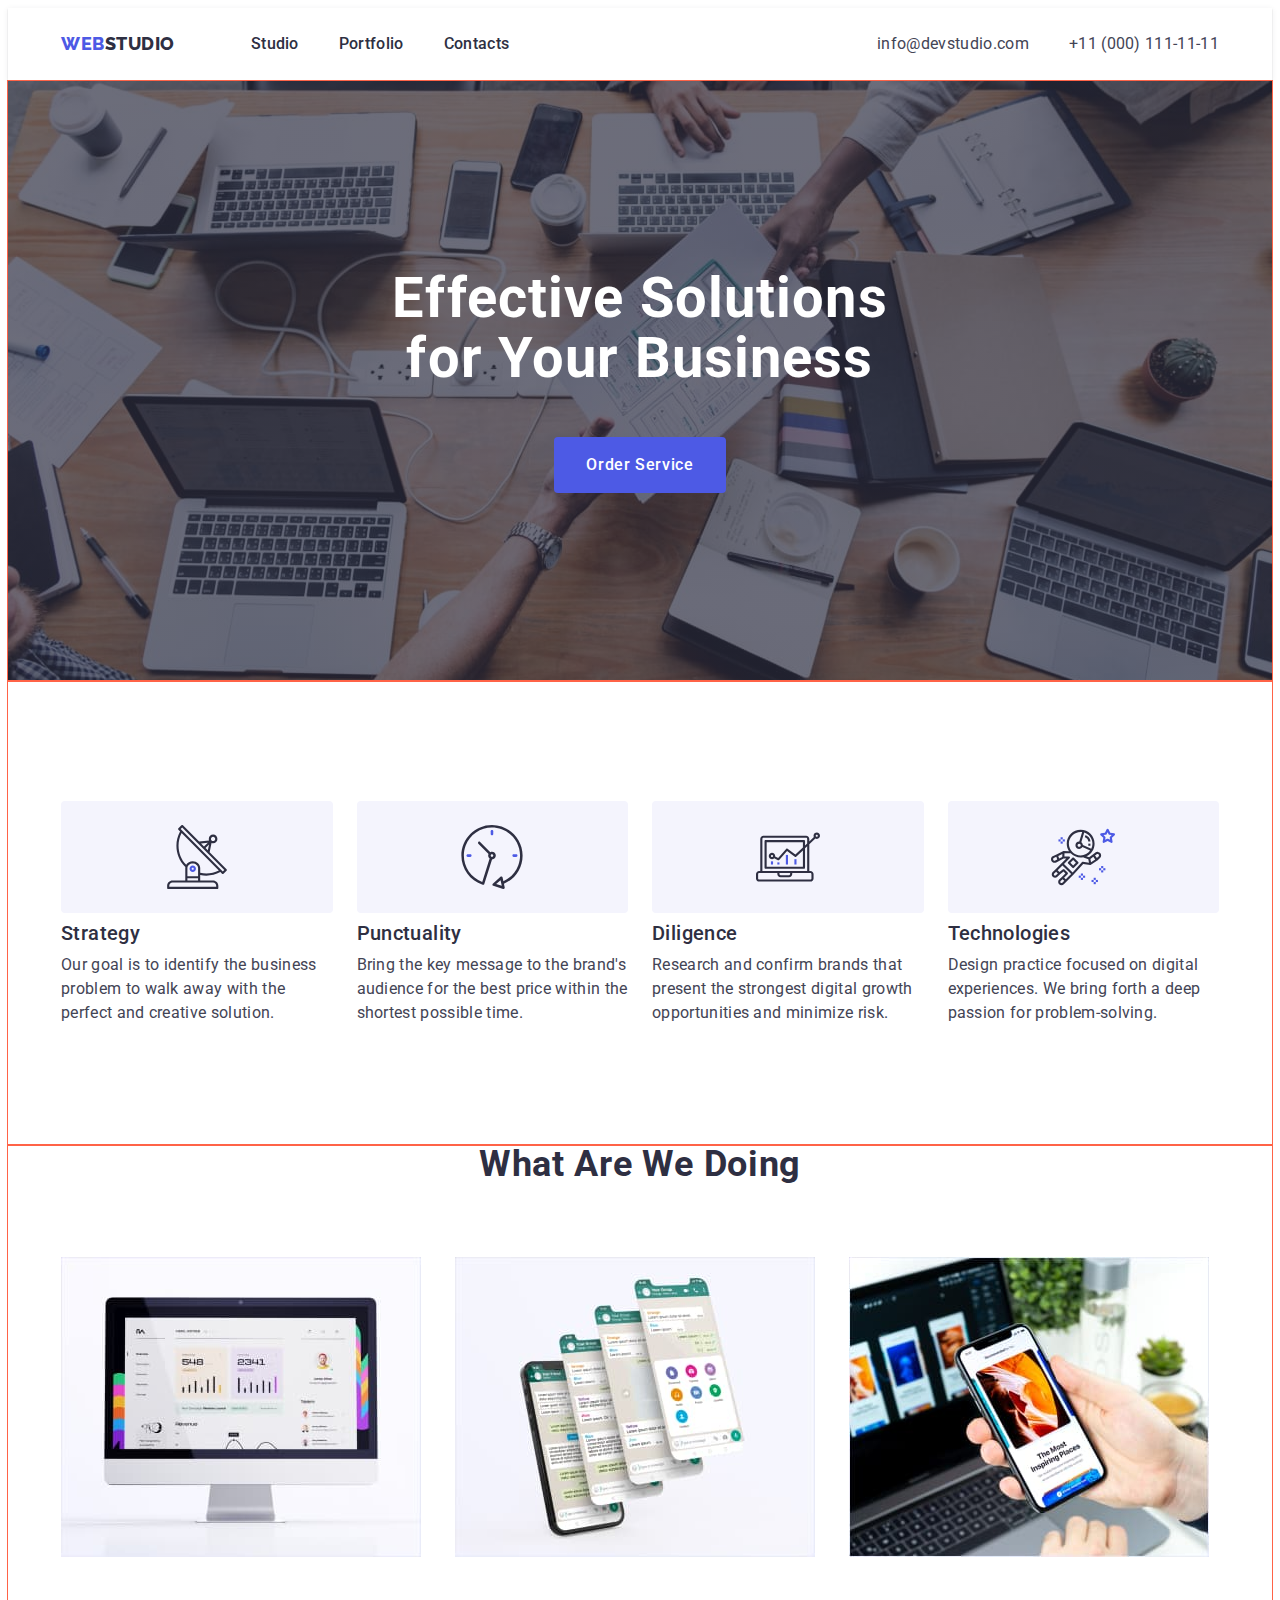
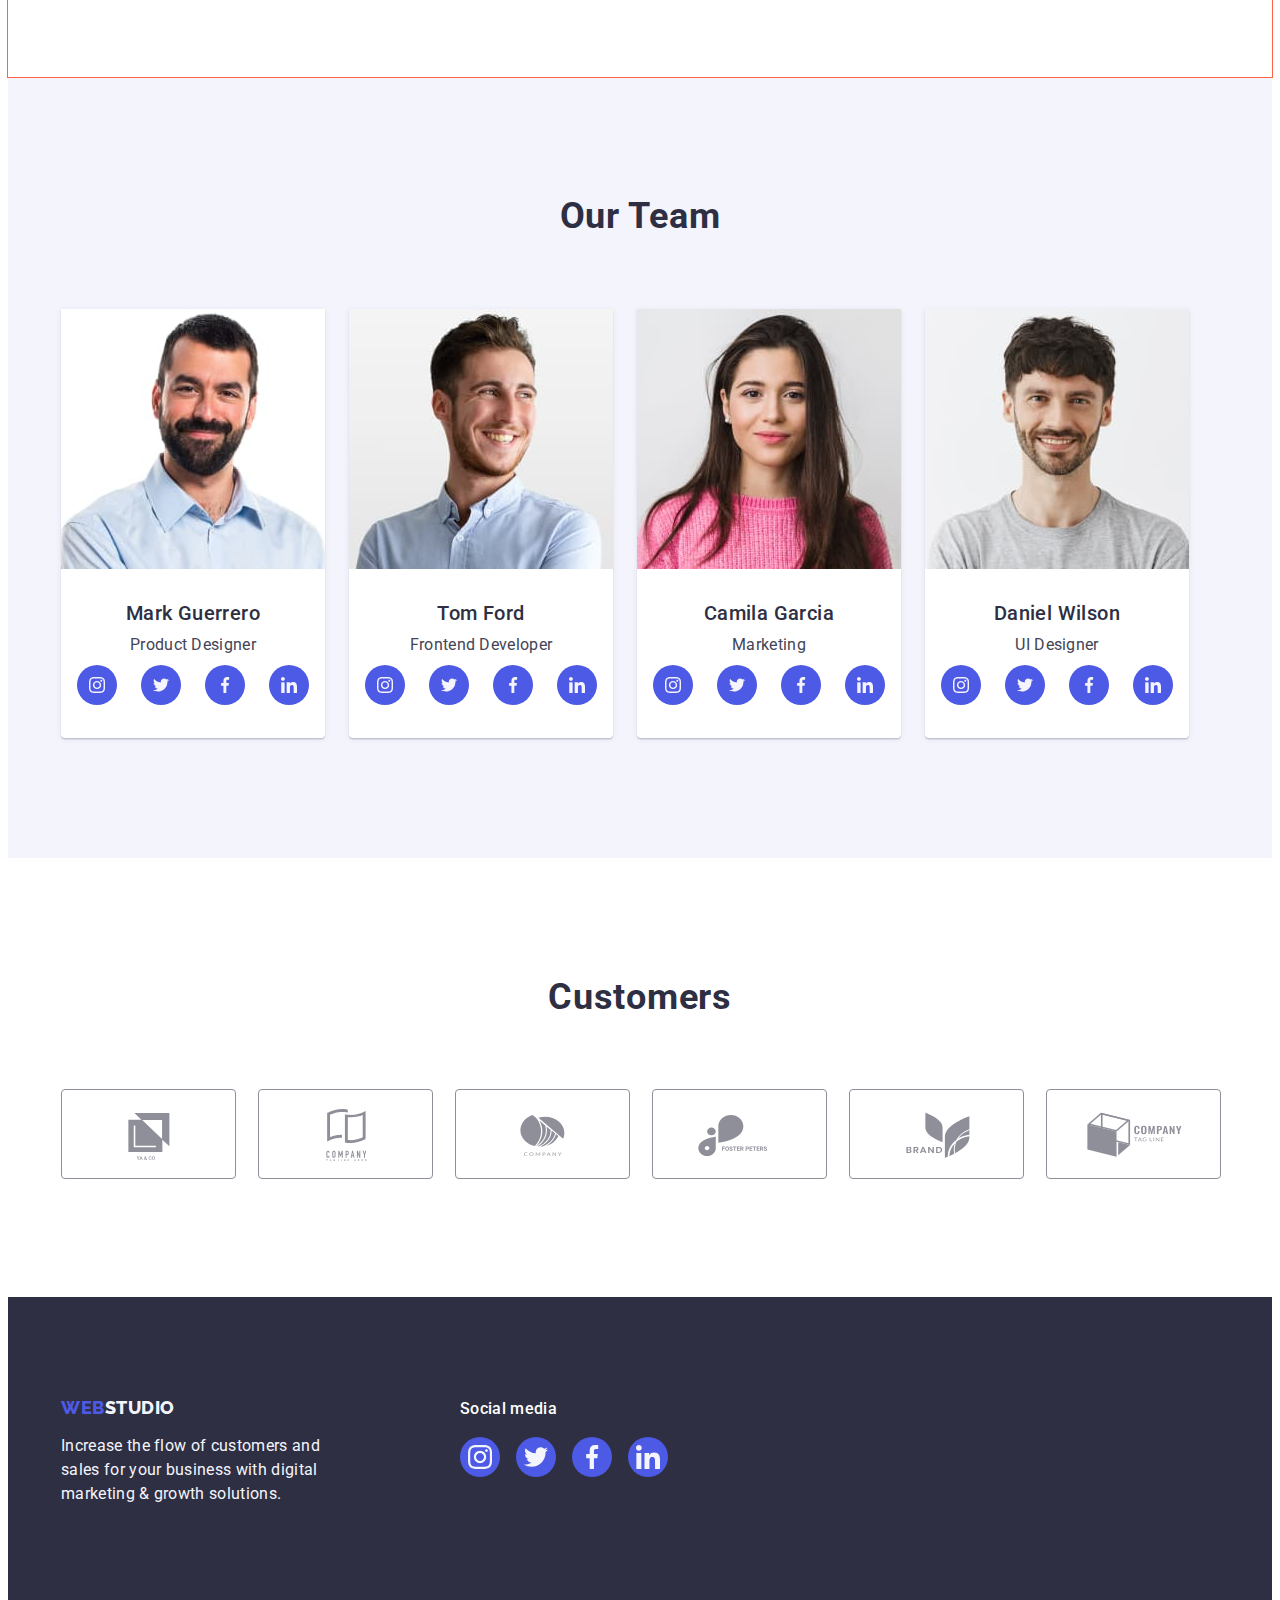
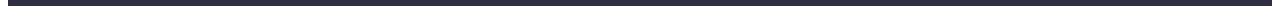
<file: index.html>
<!DOCTYPE html>
<html lang="en">
  <head>
    <meta charset="UTF-8" />
    <meta http-equiv="X-UA-Compatible" content="IE=edge" />
    <meta name="viewport" content="width=device-width, initial-scale=1.0" />
    <title>WebStudio</title>
    <link rel="preconnect" href="https://fonts.googleapis.com" />
    <link rel="preconnect" href="https://fonts.gstatic.com" crossorigin />
    <link
      href="https://fonts.googleapis.com/css2?family=Raleway:wght@800&family=Roboto:wght@400;500;700;900&display=swap"
      rel="stylesheet"
    />
    <link
      rel="stylesheet"
      href="https://cdnjs.cloudflare.com/ajax/libs/modern-normalize/1.1.0/modern-normalize.min.css"
      integrity="sha512-wpPYUAdjBVSE4KJnH1VR1HeZfpl1ub8YT/NKx4PuQ5NmX2tKuGu6U/JRp5y+Y8XG2tV+wKQpNHVUX03MfMFn9Q=="
      crossorigin="anonymous"
      referrerpolicy="no-referrer"
    />
    <link rel="stylesheet" href="./css/style.css" />
    <link rel="stylesheet" href="./portfolio.html" />
  </head>

  <body>
    <!--page header-->
    <header class="page-header">
      <!--navigation-->
      <div class="container page-header-container">
        <nav class="page-nav">
          <a class="logo-first logo link list" href="./index.html">
            WEB<span class="color">Studio</span>
          </a>
          <ul class="nav-header list">
            <li>
              <a class="link nav-name" href="./index.html">Studio</a>
            </li>

            <li>
              <a class="link nav-name" href="./portfolio.html">Portfolio</a>
            </li>

            <li>
              <a class="link nav-name" href="">Contacts</a>
            </li>
          </ul>
        </nav>
        <!--address-->
        <address class="adr">
          <ul class="adr-list list">
            <li>
              <a class="link header-nav-adr" href="mailto:info@devstudio.com"
                >info@devstudio.com</a
              >
            </li>
            <li>
              <a class="link header-nav-adr" href="tel:+110001111111"
                >+11 (000) 111-11-11</a
              >
            </li>
          </ul>
        </address>
      </div>
    </header>

    <!-- hero-->
    <main class="">
      <section class="hero">
        <div class="container hero-screen">
          <h1 class="hero-title">Effective Solutions for Your Business</h1>

          <button class="hero-btn-order" type="button">Order Service</button>
        </div>
      </section>

      <!--section1-->
      <section class="feature">
        <!-- feature -->
        <div class="container">
          <h2 class="hidden" hidden>feature</h2>

          <ul class="feature-list link list">
            <li class="feature-list-text">
              <div class="feature-list-svg">
                <svg width="64" height="64" aria-label="antenna icon">
                  <use href="./images/icons.svg#icon-antenna-1"></use>
                </svg>
              </div>
              <h3 class="feature-title">Strategy</h3>
              <p class="feature-description">
                Our goal is to identify the business problem to walk away with
                the perfect and creative solution.
              </p>
            </li>

            <li class="feature-list-text">
              <div class="feature-list-svg">
                <svg width="64" height="64" aria-label="clock icon">
                  <use href="./images/icons.svg#icon-clock-1"></use>
                </svg>
              </div>
              <h3 class="feature-title">Punctuality</h3>
              <p class="feature-description">
                Bring the key message to the brand's audience for the best price
                within the shortest possible time.
              </p>
            </li>

            <li class="feature-list-text">
              <div class="feature-list-svg">
                <svg width="64" height="64" aria-label="icon diagram">
                  <use href="./images/icons.svg#icon-diagram-1"></use>
                </svg>
              </div>
              <h3 class="feature-title">Diligence</h3>
              <p class="feature-description">
                Research and confirm brands that present the strongest digital
                growth opportunities and minimize risk.
              </p>
            </li>

            <li class="feature-list-text">
              <div class="feature-list-svg">
                <svg width="64" height="64" aria-label="icon astronaut">
                  <use href="./images/icons.svg#icon-astronaut-1"></use>
                </svg>
              </div>
              <h3 class="feature-title">Technologies</h3>
              <p class="feature-description">
                Design practice focused on digital experiences. We bring forth a
                deep passion for problem-solving.
              </p>
            </li>
          </ul>
        </div>
      </section>

      <!--section2-->
      <section class="presentation">
        <div class="container">
          <h2 class="presentation-title">What are we doing</h2>
          <ul class="presentation-list list">
            <li class="presentation-list-item">
              <img
                src="./images/goit-markup-hw-01/squoosh/what-are-we-doing/img1.jpg"
                alt="monitor"
                width="360"
                height="300"
              />
            </li>
            <li class="presentation-list-item">
              <img
                src="./images/goit-markup-hw-01/squoosh/what-are-we-doing/img2.jpg"
                alt="phone"
                width="360"
                height="300"
              />
            </li>
            <li class="presentation-list-item">
              <img
                src="./images/goit-markup-hw-01/squoosh/what-are-we-doing/img3.jpg"
                alt="phone in hand"
                width="360"
                height="300"
              />
            </li>
          </ul>
        </div>
      </section>

      <!--section3-->
      <section class="team">
        <div class="container">
          <h2 class="team-title">Our Team</h2>
          <ul class="team-list list">
            <li class="team-member-container">
              <img
                src="./images/goit-markup-hw-01/squoosh/our-team/img-3.jpg"
                alt="Product Designer"
                width="264"
                height="260"
              />
              <div class="name-team-text">
                <h3 class="name-member-team">Mark Guerrero</h3>
                <p class="profession-member-team">Product Designer</p>
                <ul class="social-link-icon link list">
                  <li class="social-icon-item">
                    <a href="" class="social-icon-link">
                      <svg
                        class="social-list-icon"
                        aria-label="icon instagram"
                        width="16"
                        height="16"
                      >
                        <use href="./images/icons.svg#icon-instagram-2"></use>
                      </svg>
                    </a>
                  </li>
                  <li class="social-icon-item">
                    <a href="" class="social-icon-link">
                      <svg
                        class="social-list-icon"
                        aria-label="icon instagram"
                        width="16"
                        height="16"
                      >
                        <use href="./images/icons.svg#icon-twitter-1"></use>
                      </svg>
                    </a>
                  </li>
                  <li class="social-icon-item">
                    <a href="" class="social-icon-link">
                      <svg
                        class="social-list-icon"
                        aria-label="icon instagram"
                        width="16"
                        height="16"
                      >
                        <use href="./images/icons.svg#icon-facebook-1"></use>
                      </svg>
                    </a>
                  </li>
                  <li class="social-icon-item">
                    <a href="" class="social-icon-link">
                      <svg
                        class="social-list-icon"
                        aria-label="icon instagram"
                        width="16"
                        height="16"
                      >
                        <use href="./images/icons.svg#icon-linkedin-1"></use>
                      </svg>
                    </a>
                  </li>
                </ul>
              </div>
            </li>

            <li class="team-member-container">
              <img
                src="./images/goit-markup-hw-01/squoosh/our-team/img-2.jpg"
                alt="Frontend Developer"
                width="264"
                height="260"
              />
              <div class="name-team-text">
                <h3 class="name-member-team">Tom Ford</h3>
                <p class="profession-member-team">Frontend Developer</p>
                <ul class="social-link-icon link list">
                  <li class="social-icon-item">
                    <a href="" class="social-icon-link">
                      <svg
                        class="social-list-icon"
                        aria-label="icon instagram"
                        width="16"
                        height="16"
                      >
                        <use href="./images/icons.svg#icon-instagram-2"></use>
                      </svg>
                    </a>
                  </li>
                  <li class="social-icon-item">
                    <a href="" class="social-icon-link">
                      <svg
                        class="social-list-icon"
                        aria-label="icon instagram"
                        width="16"
                        height="16"
                      >
                        <use href="./images/icons.svg#icon-twitter-1"></use>
                      </svg>
                    </a>
                  </li>
                  <li class="social-icon-item">
                    <a href="" class="social-icon-link">
                      <svg
                        class="social-list-icon"
                        aria-label="icon instagram"
                        width="16"
                        height="16"
                      >
                        <use href="./images/icons.svg#icon-facebook-1"></use>
                      </svg>
                    </a>
                  </li>
                  <li class="social-icon-item">
                    <a href="" class="social-icon-link">
                      <svg
                        class="social-list-icon"
                        aria-label="icon instagram"
                        width="16"
                        height="16"
                      >
                        <use href="./images/icons.svg#icon-linkedin-1"></use>
                      </svg>
                    </a>
                  </li>
                </ul>
              </div>
            </li>

            <li class="team-member-container">
              <img
                src="./images/goit-markup-hw-01/squoosh/our-team/img-1.jpg"
                alt="Marketing"
                width="264"
                height="260"
              />
              <div class="name-team-text">
                <h3 class="name-member-team">Camila Garcia</h3>
                <p class="profession-member-team">Marketing</p>
                <ul class="social-link-icon link list">
                  <li class="social-icon-item">
                    <a href="" class="social-icon-link">
                      <svg
                        class="social-list-icon"
                        aria-label="icon instagram"
                        width="16"
                        height="16"
                      >
                        <use href="./images/icons.svg#icon-instagram-2"></use>
                      </svg>
                    </a>
                  </li>
                  <li class="social-icon-item">
                    <a href="" class="social-icon-link">
                      <svg
                        class="social-list-icon"
                        aria-label="icon instagram"
                        width="16"
                        height="16"
                      >
                        <use href="./images/icons.svg#icon-twitter-1"></use>
                      </svg>
                    </a>
                  </li>
                  <li class="social-icon-item">
                    <a href="" class="social-icon-link">
                      <svg
                        class="social-list-icon"
                        aria-label="icon instagram"
                        width="16"
                        height="16"
                      >
                        <use href="./images/icons.svg#icon-facebook-1"></use>
                      </svg>
                    </a>
                  </li>
                  <li class="social-icon-item">
                    <a href="" class="social-icon-link">
                      <svg
                        class="social-list-icon"
                        aria-label="icon instagram"
                        width="16"
                        height="16"
                      >
                        <use href="./images/icons.svg#icon-linkedin-1"></use>
                      </svg>
                    </a>
                  </li>
                </ul>
              </div>
            </li>

            <li class="team-member-container">
              <img
                src="./images/goit-markup-hw-01/squoosh/our-team/img-4.jpg"
                alt="UI Designer"
                width="264"
                height="260"
              />
              <div class="name-team-text">
                <h3 class="name-member-team">Daniel Wilson</h3>
                <p class="profession-member-team">UI Designer</p>
                <ul class="social-link-icon link list">
                  <li class="social-icon-item">
                    <a href="" class="social-icon-link">
                      <svg
                        class="social-list-icon"
                        aria-label="icon instagram"
                        width="16"
                        height="16"
                      >
                        <use href="./images/icons.svg#icon-instagram-2"></use>
                      </svg>
                    </a>
                  </li>
                  <li class="social-icon-item">
                    <a href="" class="social-icon-link">
                      <svg
                        class="social-list-icon"
                        aria-label="icon instagram"
                        width="16"
                        height="16"
                      >
                        <use href="./images/icons.svg#icon-twitter-1"></use>
                      </svg>
                    </a>
                  </li>
                  <li class="social-icon-item">
                    <a href="" class="social-icon-link">
                      <svg
                        class="social-list-icon"
                        aria-label="icon instagram"
                        width="16"
                        height="16"
                      >
                        <use href="./images/icons.svg#icon-facebook-1"></use>
                      </svg>
                    </a>
                  </li>
                  <li class="social-icon-item">
                    <a href="" class="social-icon-link">
                      <svg
                        class="social-list-icon"
                        aria-label="icon instagram"
                        width="16"
                        height="16"
                      >
                        <use href="./images/icons.svg#icon-linkedin-1"></use>
                      </svg>
                    </a>
                  </li>
                </ul>
              </div>
            </li>
          </ul>
        </div>
      </section>

      <!-- section4 -->
      <section class="company">
        <div class="container">
          <h2 class="client-section">Customers</h2>

          <ul class="client-list list link">
            <li class="client-item">
              <a class="client-item-link" href="">
                <svg
                  class="client-icon"
                  aria-label="icon company 1"
                  width="104"
                  height="56"
                >
                  <use href="./images/icons.svg#icon-Logo1"></use>
                </svg>
              </a>
            </li>

            <li class="client-item">
              <a class="client-item-link" href="">
                <svg
                  class="client-icon"
                  aria-label="icon company 2"
                  width="104"
                  height="56"
                >
                  <use href="./images/icons.svg#icon-Logo2"></use>
                </svg>
              </a>
            </li>

            <li class="client-item">
              <a class="client-item-link" href="">
                <svg
                  class="client-icon"
                  aria-label="icon company 3"
                  width="104"
                  height="56"
                >
                  <use href="./images/icons.svg#icon-Logo3"></use>
                </svg>
              </a>
            </li>

            <li class="client-item">
              <a class="client-item-link" href="">
                <svg
                  class="client-icon"
                  aria-label="icon company 4"
                  width="104"
                  height="56"
                >
                  <use href="./images/icons.svg#icon-Logo4"></use>
                </svg>
              </a>
            </li>

            <li class="client-item">
              <a class="client-item-link" href="">
                <svg
                  class="client-icon"
                  aria-label="icon company 5"
                  width="104"
                  height="56"
                >
                  <use href="./images/icons.svg#icon-Logo5"></use>
                </svg>
              </a>
            </li>

            <li class="client-item">
              <a class="client-item-link" href="">
                <svg
                  class="client-icon"
                  aria-label="icon company 6"
                  width="104"
                  height="56"
                >
                  <use href="./images/icons.svg#icon-Logo6"></use>
                </svg>
              </a>
            </li>
          </ul>
        </div>
      </section>
    </main>
    <!--footer-->

    <footer class="footer-conteiner">
      <div class="container footer-div">
        <div class="footer-div-logo">
          <a class="logo-in-footer link" href="./index.html">
            WEB<span class="studio-color-second">Studio</span>
          </a>

          <p class="marketing-footer">
            Increase the flow of customers and sales for your business with
            digital marketing & growth solutions.
          </p>
        </div>

        <div class="container footer-social-section">
          <p class="footer-social-p">Social media</p>

          <ul class="footer-social-ul link list">
            <li class="footer-social-li">
              <a class="footer-social-link" href="">
                <svg
                  class="footer-social-svg"
                  aria-label=""
                  width="24"
                  height="24"
                >
                  <use href="./images/icons.svg#icon-instagram-2"></use>
                </svg>
              </a>
            </li>

            <li class="footer-social-li">
              <a class="footer-social-link" href="">
                <svg
                  class="footer-social-svg"
                  aria-label=""
                  width="24"
                  height="24"
                >
                  <use href="./images/icons.svg#icon-twitter-1"></use>
                </svg>
              </a>
            </li>

            <li class="footer-social-li">
              <a class="footer-social-link" href="">
                <svg
                  class="footer-social-svg"
                  aria-label=""
                  width="24"
                  height="24"
                >
                  <use href="./images/icons.svg#icon-facebook-1"></use>
                </svg>
              </a>
            </li>

            <li class="footer-social-li">
              <a class="footer-social-link" href="">
                <svg
                  class="footer-social-svg"
                  aria-label=""
                  width="24"
                  height="24"
                >
                  <use href="./images/icons.svg#icon-linkedin-1"></use>
                </svg>
              </a>
            </li>
          </ul>
        </div>
      </div>
    </footer>
  </body>
</html>
</file>
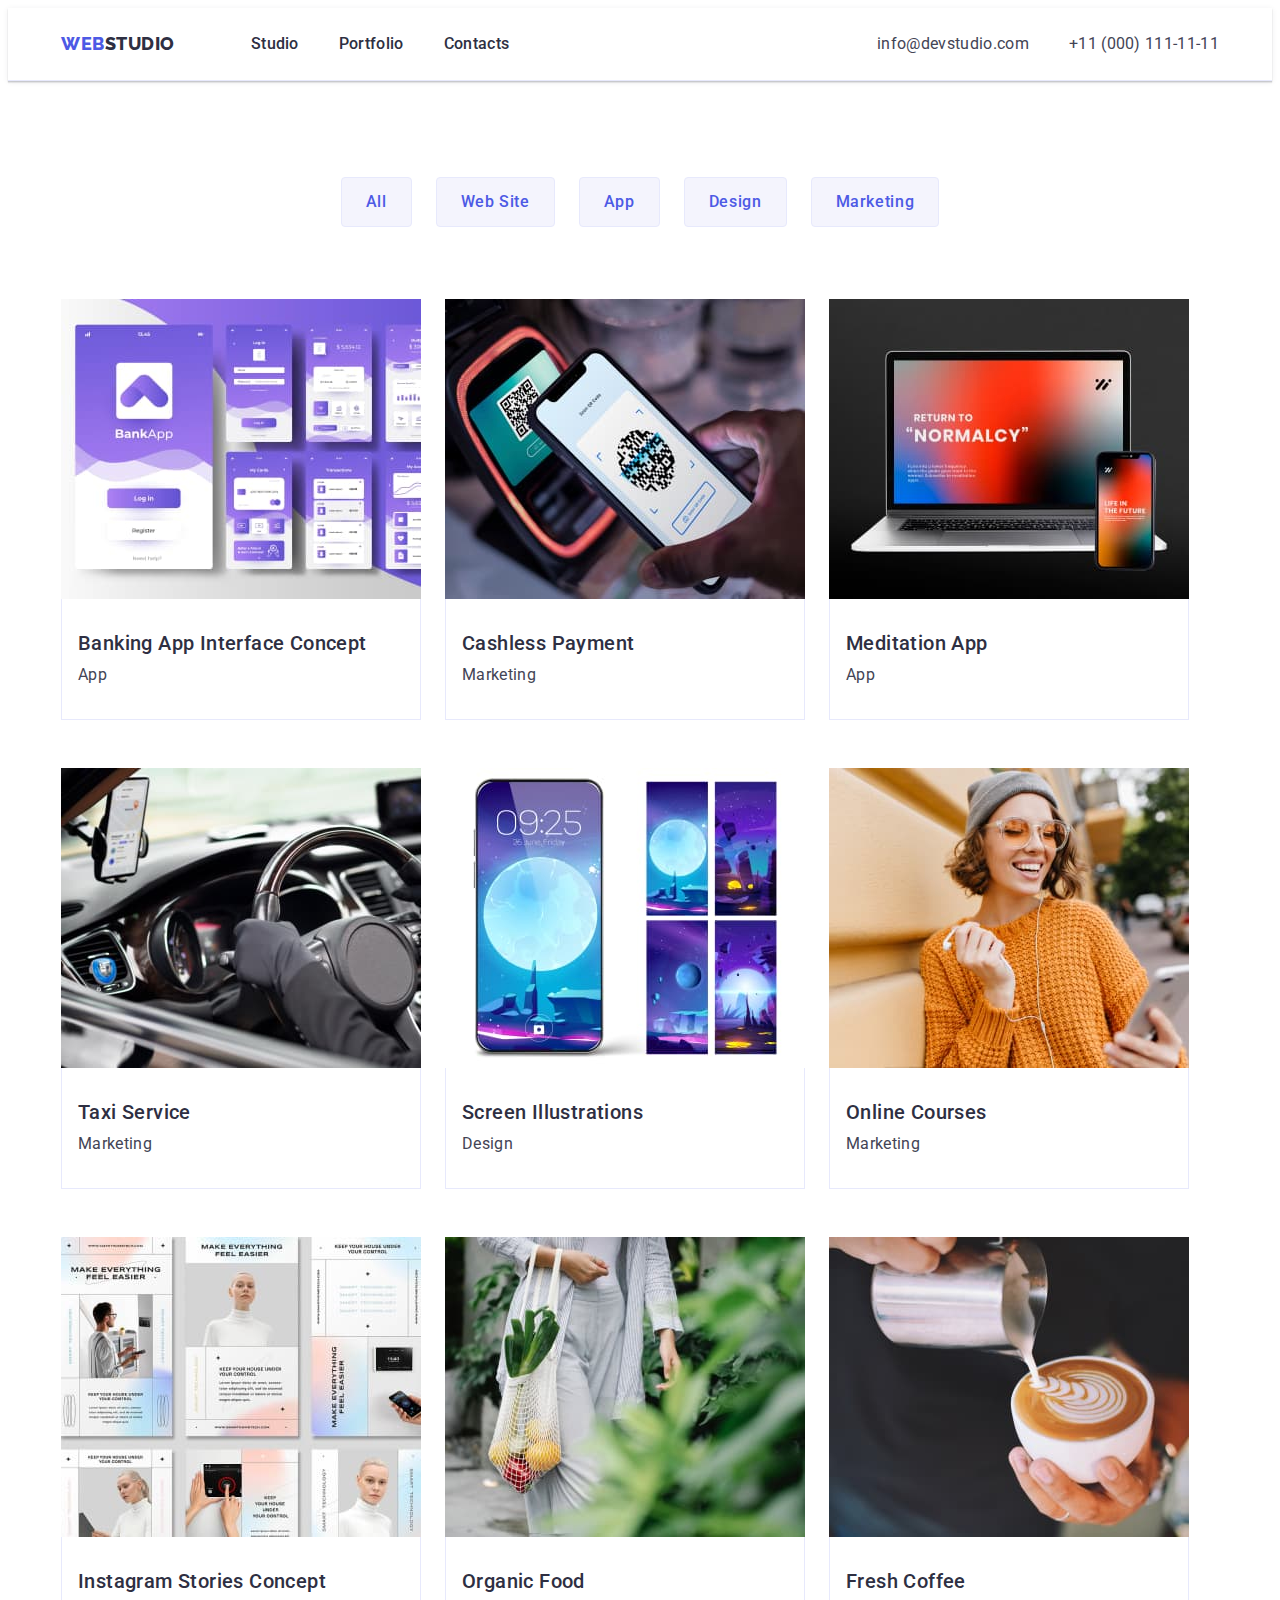
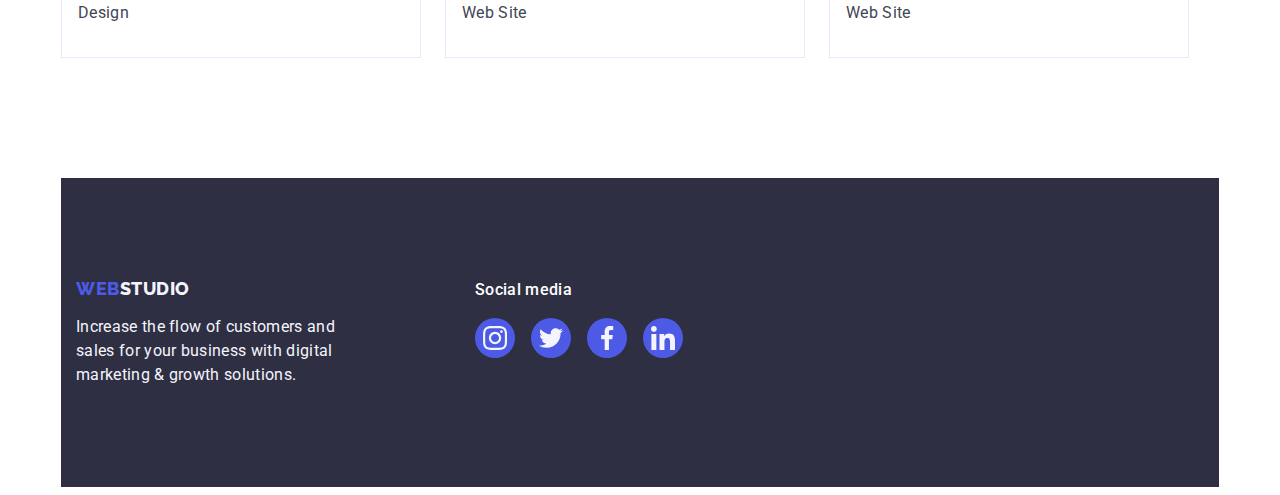
<file: portfolio.html>
<!DOCTYPE html>
<html lang="en">
  <head>
    <meta charset="UTF-8" />
    <meta http-equiv="X-UA-Compatible" content="IE=edge" />
    <meta name="viewport" content="width=device-width, initial-scale=1.0" />
    <title>Portfolio</title>
    <link rel="preconnect" href="https://fonts.googleapis.com" />
    <link rel="preconnect" href="https://fonts.gstatic.com" crossorigin />
    <link
      href="https://fonts.googleapis.com/css2?family=Raleway:wght@800&family=Roboto:wght@400;500;700;900&display=swap"
      rel="stylesheet"
    />
    <link
      rel="stylesheet"
      href="https://cdnjs.cloudflare.com/ajax/libs/modern-normalize/1.1.0/modern-normalize.min.css"
      integrity="sha512-wpPYUAdjBVSE4KJnH1VR1HeZfpl1ub8YT/NKx4PuQ5NmX2tKuGu6U/JRp5y+Y8XG2tV+wKQpNHVUX03MfMFn9Q=="
      crossorigin="anonymous"
      referrerpolicy="no-referrer"
    />
    <link rel="stylesheet" href="./css/style.css" />
    <link rel="stylesheet" href="./index.html" />
  </head>
  <body>
    <header class="page-header">
      <!--page header-->

      <!--navigation-->
      <div class="container page-header-container">
        <nav class="page-nav">
          <a class="logo-first logo link list" href="./index.html">
            WEB<span class="color">Studio</span>
          </a>
          <ul class="nav-header list">
            <li><a class="link nav-name" href="./index.html">Studio</a></li>
            <li>
              <a class="link nav-name" href="./portfolio.html">Portfolio</a>
            </li>
            <li><a class="link nav-name" href="">Contacts</a></li>
          </ul>
        </nav>
        <!--address-->
        <address class="adr">
          <ul class="adr-list list">
            <li class="list">
              <a class="link header-nav-adr" href="mailto:info@devstudio.com"
                >info@devstudio.com</a
              >
            </li>
            <li class="list">
              <a class="link header-nav-adr" href="tel:+110001111111"
                >+11 (000) 111-11-11</a
              >
            </li>
          </ul>
        </address>
      </div>
    </header>

    <main class="main-portfolio">
      <section class="main-btn-list-portfolio">
        <div class="container">
          <h1 hidden>Portfolio</h1>
          <ul class="portfolio-nav list">
            <li>
              <button class="name-btn-portfolio" type="button">All</button>
            </li>
            <li>
              <button class="name-btn-portfolio" type="button">Web Site</button>
            </li>
            <li>
              <button class="name-btn-portfolio" type="button">App</button>
            </li>
            <li>
              <button class="name-btn-portfolio" type="button">Design</button>
            </li>
            <li>
              <button class="name-btn-portfolio" type="button">
                Marketing
              </button>
            </li>
          </ul>
          <!-- portfolio presentation -->

          <ul class="portfolio-list list">
            <li class="portfolio-container">
              <a class="portfolio-link link" href="">
                <img
                  src="./images/goit-markup-hw-01/portfolio/row1/row1-1.jpg"
                  alt="Banking App Interface"
                  width="360"
                  height="300"
                />
                <div class="portfolio-list-text">
                  <h2 class="development-name">
                    Banking App Interface Concept
                  </h2>
                  <p class="type-work">App</p>
                </div>
              </a>
            </li>

            <li class="portfolio-container">
              <a class="portfolio-link link" href="">
                <img
                  src="./images/goit-markup-hw-01/portfolio/row1/row1-2.jpg"
                  alt="the phone is scanning qr code"
                  width="360"
                  height="300"
                />
                <div class="portfolio-list-text">
                  <h2 class="development-name">Cashless Payment</h2>
                  <p class="type-work">Marketing</p>
                </div>
              </a>
            </li>

            <li class="portfolio-container">
              <a class="portfolio-link link" href="">
                <img
                  src="./images/goit-markup-hw-01/portfolio/row1/row1-3.jpg"
                  alt="the app is displayed on a phone and a laptop"
                  width="360"
                  height="300"
                />
                <div class="portfolio-list-text">
                  <h2 class="development-name">Meditation App</h2>
                  <p class="type-work">App</p>
                </div>
              </a>
            </li>

            <li class="portfolio-container">
              <a class="portfolio-link link" href="">
                <img
                  src="./images/goit-markup-hw-01/portfolio/row2/row2-1.jpg"
                  alt="the car driver is holding the steering wheel"
                  width="360"
                  height="300"
                />
                <div class="portfolio-list-text">
                  <h2 class="development-name">Taxi Service</h2>
                  <p class="type-work">Marketing</p>
                </div>
              </a>
            </li>

            <li class="portfolio-container">
              <a class="portfolio-link link" href="">
                <img
                  src="./images/goit-markup-hw-01/portfolio/row2/row2-2.jpg"
                  alt="the mobile phone has a moon theme"
                  width="360"
                  height="300"
                />
                <div class="portfolio-list-text">
                  <h2 class="development-name">Screen Illustrations</h2>
                  <p class="type-work">Design</p>
                </div>
              </a>
            </li>

            <li class="portfolio-container">
              <a class="portfolio-link link" href="">
                <img
                  src="./images/goit-markup-hw-01/portfolio/row2/row2-3.jpg"
                  alt="a smiling girl in an orange sweater is talking on a video call from a mobile phone"
                  width="360"
                  height="300"
                />
                <div class="portfolio-list-text">
                  <h2 class="development-name">Online Courses</h2>
                  <p class="type-work">Marketing</p>
                </div>
              </a>
            </li>

            <li class="portfolio-container">
              <a class="portfolio-link link" href="">
                <img
                  src="./images/goit-markup-hw-01/portfolio/row3/row3-1.jpg"
                  alt="a girl in a white golf shirt poses for Instagram stories"
                  width="360"
                  height="300"
                />
                <div class="portfolio-list-text">
                  <h2 class="development-name">Instagram Stories Concept</h2>
                  <p class="type-work">Design</p>
                </div>
              </a>
            </li>

            <li class="portfolio-container">
              <a class="portfolio-link link" href="">
                <img
                  src="./images/goit-markup-hw-01/portfolio/row3/row3-2.jpg"
                  alt="a woman in gray pants carries a net with groceries"
                  width="360"
                  height="300"
                />
                <div class="portfolio-list-text">
                  <h2 class="development-name">Organic Food</h2>
                  <p class="type-work">Web Site</p>
                </div>
              </a>
            </li>

            <li class="portfolio-container">
              <a class="portfolio-link link" href="">
                <img
                  src="./images/goit-markup-hw-01/portfolio/row3/row3-3.jpg"
                  alt="barista makes latte art on coffee"
                  width="360"
                  height="300"
                />
                <div class="portfolio-list-text">
                  <h2 class="development-name">Fresh Coffee</h2>
                  <p class="type-work">Web Site</p>
                </div>
              </a>
            </li>
          </ul>
        </div>
      </section>
    </main>

    <!--footer-->
    <footer class="container footer-conteiner">
      <div class="container footer-div">
        <div class="footer-div-logo">
          <a class="logo-in-footer link" href="./index.html">
            WEB<span class="studio-color-second">Studio</span>
          </a>

          <p class="marketing-footer">
            Increase the flow of customers and sales for your business with
            digital marketing & growth solutions.
          </p>
        </div>

        <div class="container footer-social-section">
          <p class="footer-social-p">Social media</p>

          <ul class="footer-social-ul link list">
            <li class="footer-social-li">
              <a class="footer-social-link" href="">
                <svg
                  class="footer-social-svg"
                  aria-label=""
                  width="24"
                  height="24"
                >
                  <use href="./images/icons.svg#icon-instagram-2"></use>
                </svg>
              </a>
            </li>

            <li class="footer-social-li">
              <a class="footer-social-link" href="">
                <svg
                  class="footer-social-svg"
                  aria-label=""
                  width="24"
                  height="24"
                >
                  <use href="./images/icons.svg#icon-twitter-1"></use>
                </svg>
              </a>
            </li>

            <li class="footer-social-li">
              <a class="footer-social-link" href="">
                <svg
                  class="footer-social-svg"
                  aria-label=""
                  width="24"
                  height="24"
                >
                  <use href="./images/icons.svg#icon-facebook-1"></use>
                </svg>
              </a>
            </li>

            <li class="footer-social-li">
              <a class="footer-social-link" href="">
                <svg
                  class="footer-social-svg"
                  aria-label=""
                  width="24"
                  height="24"
                >
                  <use href="./images/icons.svg#icon-linkedin-1"></use>
                </svg>
              </a>
            </li>
          </ul>
        </div>
      </div>
    </footer>
  </body>
</html>
</file>
<file: css/style.css>
:root {
  --main-font-family: "Roboto", sans-serif;
  --secondary-font-family: "Raleway", sans-serif;
  --accent-color: #404bbf;
  --studio-color: #2e2f42;
  --studio-color-second: #f4f4fd;
  /* #434455 */
  --social-link-hover: #404bbf;
  --footer-social-hover: #31d0aa;
}

body {
  font-family: "Roboto", sans-serif;
  color: #434455;
  background-color: #ffffff;
}
.list {
  list-style: none;
}
.link {
  text-decoration: none;
}

h1,
h2,
h3,
h4,
p {
  margin-top: 0;
  margin-bottom: 0;
}

ul,
ol {
  margin-top: 0;
  margin-bottom: 0;
  padding-left: 0;
}

button {
  cursor: pointer;
  font-family: inherit;
}

img {
  display: block;
  max-width: 100%;
  height: auto;
}

/* componenets */

.container {
  width: 1158px;
  padding-left: 15px;
  padding-right: 15px;

  margin: 0 auto;
}

/* components */

/* navigation */

.page-header {
  background: #ffffff;
  border-bottom: 1px solid #e7e9fc;
}

.page-header {
  display: flex;
  align-items: center;
  padding-top: 24px;
  padding-bottom: 24px;
  background: #ffffff;
  box-shadow: 0px 2px 1px rgba(46, 47, 66, 0.08),
    0px 1px 1px rgba(46, 47, 66, 0.16), 0px 1px 6px rgba(46, 47, 66, 0.08);
  border-bottom: 1px solid #e7e9fc;
}

.page-nav {
  display: flex;
  align-items: center;
}

.page-header-container {
  display: flex;
  align-items: center;
}

.nav-header {
  display: flex;
  gap: 40px;
}

.logo-first {
  font-family: "Raleway", sans-serif;
  font-style: normal;
  font-weight: 800;
  font-size: 18px;
  line-height: 1.17;
  letter-spacing: 0.03em;
  text-transform: uppercase;
  color: #4d5ae5;
  margin-right: 76px;
}

.color {
  color: var(--studio-color);
}

/* hover-nav */

.nav-name:hover,
.nav-name:focus {
  color: var(--accent-color);
}

.nav-name {
  width: 67px;
  height: 24px;
  color: #2e2f42;
  font-weight: 500;
  font-size: 16px;
  line-height: 1.5;
  letter-spacing: 0.02em;
  padding: 24px 0;
}
.header-nav-adr {
  font-style: normal;
  font-weight: 400;
  font-size: 16px;
  line-height: 1.5;
  letter-spacing: 0.02em;
  color: #434455;
}
.header-nav-adr:hover,
.header-nav-adr:focus {
  color: var(--accent-color);
}
.adr {
  font-style: normal;
}
.adr {
  margin-left: auto;
}

.adr-list {
  display: flex;
  gap: 40px;
}

/* hero */

.hero {
  background: #2e2f42;
}
.hero {
  padding: 188px 0;
  margin-left: auto;
  margin-right: auto;
  outline: 1px solid tomato;
  background-image: linear-gradient(
      rgba(46, 47, 66, 0.7),
      rgba(46, 47, 66, 0.7)
    ),
    url(../images/goit-markup-hw-01/bg/people-office1.jpg);
  background-repeat: no-repeat;
  background-position: 50% 50%;
  max-width: 1440px;
  background-size: cover;
}

.hero-screen {
}

.hero-title {
  font-weight: 700;
  font-size: 56px;
  line-height: 1.07;

  letter-spacing: 0.02em;
  color: #ffffff;
}
.hero-title {
  max-width: 496px;
  align-items: center;
  margin-left: auto;
  margin-right: auto;
  text-align: center;
}

.hero-btn-order {
  font-weight: 500;
  font-size: 16px;
  line-height: 1.5;
  display: flex;
  align-items: center;
  letter-spacing: 0.04em;
  color: #ffffff;
  background: #4d5ae5;
}
.hero-btn-order {
  padding: 16px 32px;
  min-width: 169px;
  height: 56px;
  border: none;
  border-radius: 4px;
  display: block;
  margin: 48px auto 0;
}

.hero-btn-order:hover,
.hero-btn-order:focus {
  background: #4d5ae5;
  background-color: #404bbf;
}

/* section1 */

.feature {
  outline: 1px solid tomato;
  padding: 120px 0;
}

.feature-list-text {
  width: calc((100% - 72px) / 4);
}

.feature-title {
  font-weight: 500;
  font-size: 20px;
  line-height: 1.2;
  letter-spacing: 0.02em;
  color: #2e2f42;
  margin-bottom: 8px;
}

.feature-list {
  display: flex;
  align-items: center;
  gap: 24px;
}

.feature-description {
  font-size: 16px;
  line-height: 1.5;
  letter-spacing: 0.02em;
}

.feature-list-svg {
  height: 112px;

  background: #f4f4fd;
  border-radius: 4px;
  display: flex;
  justify-content: center;
  align-items: center;
  margin-bottom: 8px;
}

.svg-icons-feature {
}

/* section2 */

.presentation {
  outline: 1px solid tomato;
  padding-bottom: 120px;
}

.presentation-title {
  font-weight: 700;
  font-size: 36px;
  line-height: 1.11;
  text-align: center;
  letter-spacing: 0.02em;
  text-transform: capitalize;
  color: #2e2f42;
  margin-bottom: 72px;
}

.presentation-list {
  display: flex;

  gap: 24px;
}

.presentation-list-item {
  width: calc((100% - 48px) / 3);
}

/* section3 */

.team-title {
  font-weight: 700;
  font-size: 36px;
  line-height: 1.11;
  text-align: center;
  letter-spacing: 0.02em;
  text-transform: capitalize;
  color: #2e2f42;
}
.team {
  background: #f4f4fd;
  padding: 120px 0;
}

.team-title {
  margin-bottom: 72px;
}
.team-list {
  display: flex;
  gap: 24px;
}

.team-member-container {
  background: #ffffff;
  border-radius: 0px 0px 4px 4px;
  flex-basis: calc((100% -72px) / 4);
  box-shadow: 0px 1px 6px rgba(46, 47, 66, 0.08),
    0px 1px 1px rgba(46, 47, 66, 0.16), 0px 2px 1px rgba(46, 47, 66, 0.08);
}

.name-member-team {
  font-weight: 500;
  font-size: 20px;
  line-height: 1.2;
  letter-spacing: 0.02em;
  color: #2e2f42;
  text-align: center;
  margin-bottom: 8px;
}
.profession-member-team {
  font-size: 16px;
  line-height: 1.5;
  letter-spacing: 0.02em;
  text-align: center;
}

.name-team-text {
  border: 1px solid transparent;
  border-top: none;
  padding: 32px 0;
}
.team-social-link {
  padding: 32px 0;
}
.social-link-icon {
  display: flex;
  justify-content: center;
  gap: 24px;
  padding-top: 8px;
}
.social-icon-item {
  width: 40px;
  height: 40px;
}
.social-icon-link {
  display: flex;
  justify-content: center;
  align-items: center;
  width: 100%;
  height: 100%;
  border-radius: 50%;
  background-color: #4d5ae5;
}
.social-list-icon {
  display: flex;
  justify-content: center;
  align-items: center;
  fill: #f4f4fd;
}

.social-icon-link:hover,
.social-icon-link:focus {
  background-color: var(--social-link-hover);
}

/* section4 */

.company {
  padding: 120px 0;
}

.client-section {
  /* padding-top: 120px; */
  /* padding-bottom: 120px; */
  font-family: "Roboto";
  font-style: normal;
  font-weight: 700;
  font-size: 36px;
  line-height: 1.1;

  text-align: center;
  letter-spacing: 0.02em;
  text-transform: capitalize;
  color: #2e2f42;
  margin-bottom: 72px;
}

.client-list {
  display: flex;
  gap: 24px;
}

.client-item {
  width: calc((100% - 120px) / 6);
  height: 88px;
}
.client-item-link {
  width: 100%;
  height: 100%;
  border: 1px solid #8e8f99;
  border-radius: 4px;
  display: flex;
  justify-content: center;
  align-items: center;
  color: #8e8f99;
}

.client-icon {
  display: flex;
  justify-content: center;
  align-items: center;
  fill: currentColor;
}

.client-item-link:hover,
.client-item-link:focus {
  border-color: var(--social-link-hover);
  color: #404bbf;
}

/* footer */

.footer-div {
  display: flex;
  align-items: baseline;
}

.footer-div-logo {
  margin-right: 120px;
}

.logo-in-footer {
  font-family: "Raleway", sans-serif;
  font-style: normal;
  font-weight: 800;
  font-size: 18px;
  line-height: 1.17;
  letter-spacing: 0.03em;
  text-transform: uppercase;
  color: #4d5ae5;
  display: inline-block;
  margin-bottom: 16px;
}

.studio-color-second {
  color: var(--studio-color-second);
}

.marketing-footer {
  font-size: 16px;
  line-height: 1.5;
  letter-spacing: 0.02em;
  color: #f4f4fd;
  max-width: 264px;
  width: 264px;
}
.footer-conteiner {
  background: #2e2f42;
  padding: 100px 0;
}
/* footer social link */

.footer-social-section {
}

.footer-social-p {
  font-family: "Roboto";
  font-style: normal;
  font-weight: 500;
  font-size: 16px;
  line-height: 1.5;
  letter-spacing: 0.02em;
  color: #ffffff;
  margin-bottom: 16px;
}
.footer-social-ul {
  display: flex;
  flex-direction: row;
  gap: 16px;
}
.footer-social-li {
  width: 40px;
  height: 40px;
}

.footer-social-link {
  display: flex;
  justify-content: center;
  align-items: center;
  width: 100%;
  height: 100%;
  border-radius: 50%;
  background-color: #4d5ae5;
}

.footer-social-svg {
  fill: #f4f4fd;
}

.footer-social-link:hover,
.footer-social-link:focus {
  background-color: var(--footer-social-hover);
}
/* page portfolio */
/* page portfolio */
/* page portfolio */

.main-btn-list-portfolio {
  padding: 96px 0 120px;
}

.portfolio-nav {
  display: flex;
  justify-content: center;
  gap: 24px;
  margin-bottom: 72px;
}

.name-btn-portfolio {
  font-weight: 500;
  font-size: 16px;
  line-height: 1.5;
  letter-spacing: 0.04em;
  color: #4d5ae5;
  background: #f4f4fd;
  padding: 12px 24px;
  border: 1px solid #e7e9fc;
  border-radius: 4px;
}

.name-btn-portfolio:hover,
.name-btn-portfolio:focus {
  color: #ffffff;
  background: #404bbf;
  border: 1px solid transparent;
  box-shadow: 0px 3px 1px rgba(0, 0, 0, 0.1), 0px 2px 1px rgba(0, 0, 0, 0.08),
    0px 2px 2px rgba(0, 0, 0, 0.12);
}

.portfolio-list {
  display: flex;
  flex-wrap: wrap;
  gap: 24px;
  row-gap: 48px;
}

.portfolio-container {
  background: #ffffff;
}

.development-name {
  font-weight: 500;
  font-size: 20px;
  line-height: 1.2;
  letter-spacing: 0.02em;
  color: #2e2f42;
  margin-bottom: 8px;
}
.type-work {
  font-size: 16px;
  line-height: 1.5;
  letter-spacing: 0.02em;
  color: #434455;
}
.portfolio-list-text {
  padding: 32px 16px;
  border: 1px solid #e7e9fc;
  border-top: none;
}

.portfolio-link {
  display: block;
}

.portfolio-link:hover,
.portfolio-link:focus {
  box-shadow: 0px 1px 6px rgba(46, 47, 66, 0.08),
    0px 1px 1px rgba(46, 47, 66, 0.16), 0px 2px 1px rgba(46, 47, 66, 0.08);
}
/* page portfolio */
/* page portfolio */
/* page portfolio */
</file>
